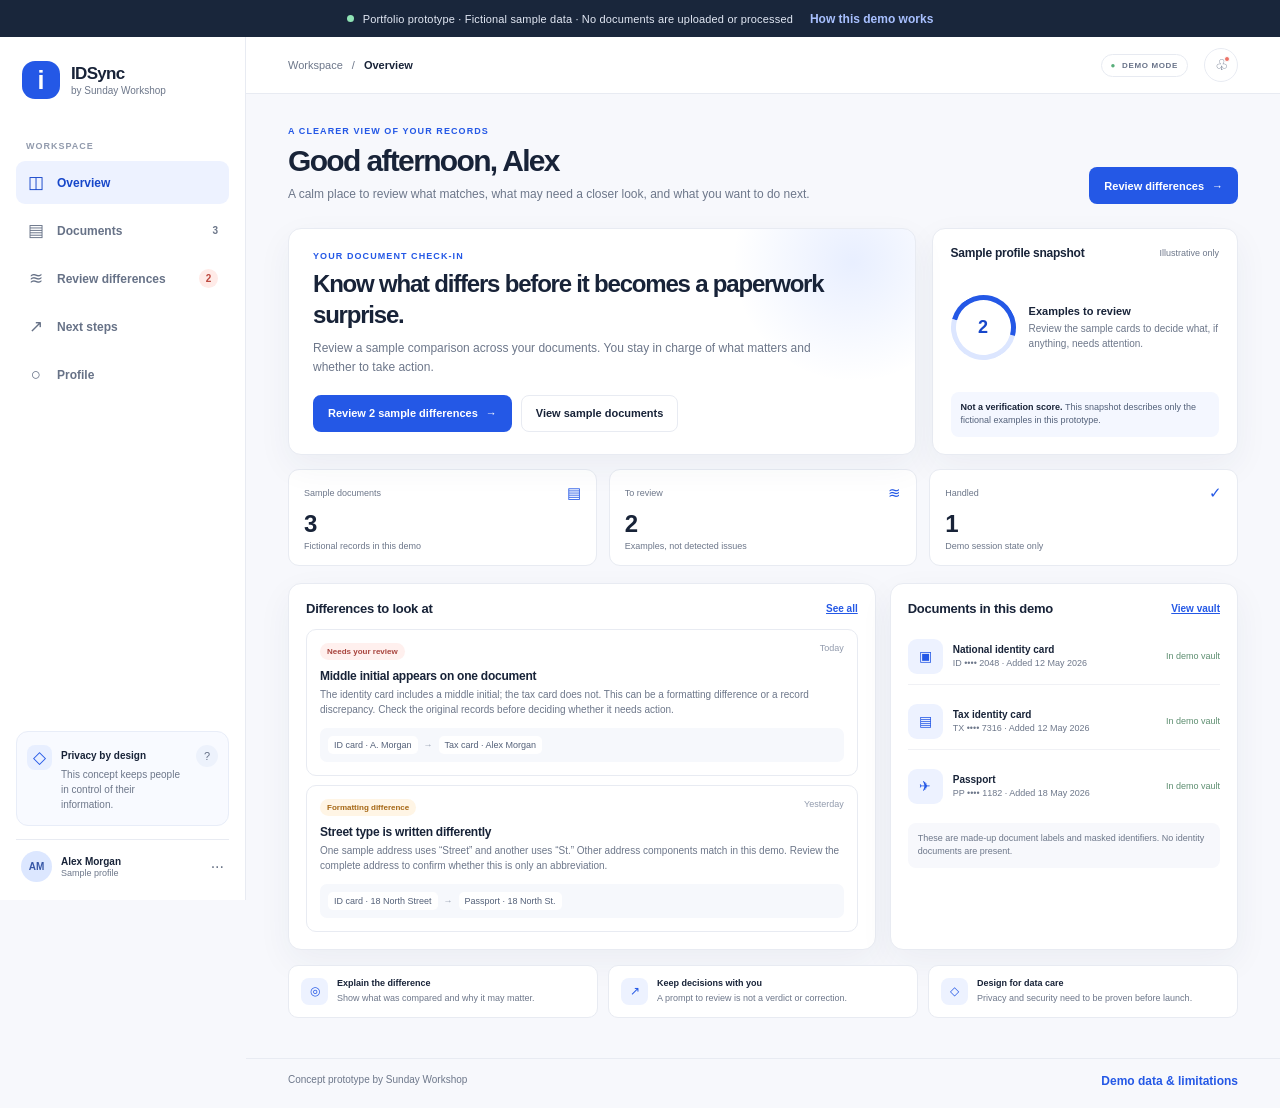
<file: index.html>
<!doctype html>
<html lang="en">
  <head>
    <meta charset="utf-8">
    <meta name="viewport" content="width=device-width, initial-scale=1">
    <meta name="theme-color" content="#f7f8fc">
    <meta name="description" content="Sunday Workshop is a portfolio concept for a clearer, more user-controlled way to review identity-document differences.">
    <title>IDSync — Sunday Workshop</title>
    <link rel="icon" href="favicon.svg" type="image/svg+xml">
    <link rel="stylesheet" href="styles.css">
  </head>
  <body>
    <a class="skip-link" href="#main-content">Skip to content</a>
    <div class="prototype-banner">
      <span class="prototype-dot" aria-hidden="true"></span>
      Portfolio prototype · Fictional sample data · No documents are uploaded or processed
      <button class="text-button" type="button" data-action="privacy">How this demo works</button>
    </div>

    <div class="app-shell">
      <aside class="sidebar" aria-label="Main navigation">
        <a class="brand" href="#overview" aria-label="IDSync overview">
          <span class="brand-mark" aria-hidden="true">i</span>
          <span class="brand-copy"><strong>IDSync</strong><small>by Sunday Workshop</small></span>
        </a>

        <div class="sidebar-label">WORKSPACE</div>
        <nav class="primary-nav">
          <a class="nav-link" href="#overview" data-nav="overview"><span class="nav-icon" aria-hidden="true">◫</span>Overview</a>
          <a class="nav-link" href="#documents" data-nav="documents"><span class="nav-icon" aria-hidden="true">▤</span>Documents<span class="nav-count">3</span></a>
          <a class="nav-link" href="#mismatches" data-nav="mismatches"><span class="nav-icon" aria-hidden="true">≋</span>Review differences<span class="nav-count nav-count-alert">2</span></a>
          <a class="nav-link" href="#guidance" data-nav="guidance"><span class="nav-icon" aria-hidden="true">↗</span>Next steps</a>
          <a class="nav-link" href="#profile" data-nav="profile"><span class="nav-icon" aria-hidden="true">○</span>Profile</a>
        </nav>

        <div class="sidebar-bottom">
          <div class="privacy-card">
            <span class="privacy-icon" aria-hidden="true">◇</span>
            <div><strong>Privacy by design</strong><p>This concept keeps people in control of their information.</p></div>
            <button class="icon-button" type="button" aria-label="Learn about this demo" data-action="privacy">?</button>
          </div>
          <a class="profile-button" href="#profile" data-nav="profile">
            <span class="avatar" aria-hidden="true">AM</span>
            <span class="profile-copy"><strong>Alex Morgan</strong><small>Sample profile</small></span>
            <span class="profile-menu" aria-hidden="true">···</span>
          </a>
        </div>
      </aside>

      <div class="main-column">
        <header class="topbar">
          <div class="breadcrumb"><span>Workspace</span><span aria-hidden="true">/</span><strong id="breadcrumb-current">Overview</strong></div>
          <div class="topbar-actions">
            <span class="demo-pill"><span aria-hidden="true">●</span> DEMO MODE</span>
            <button class="icon-button notification-button" type="button" aria-label="View differences to review" data-action="go-mismatches">
              <span aria-hidden="true">♧</span><i></i>
            </button>
          </div>
        </header>
        <main id="main-content" tabindex="-1">
          <div id="app" aria-live="polite"></div>
        </main>
        <footer class="app-footer">
          <span>Concept prototype by Sunday Workshop</span>
          <button class="text-button" type="button" data-action="privacy">Demo data &amp; limitations</button>
        </footer>
      </div>
    </div>

    <dialog id="demo-dialog" class="demo-dialog" aria-labelledby="dialog-title">
      <form method="dialog">
        <button class="dialog-close icon-button" aria-label="Close dialog">×</button>
      </form>
      <div class="dialog-symbol" aria-hidden="true">i</div>
      <p class="eyebrow">A PORTFOLIO CONCEPT</p>
      <h2 id="dialog-title">About this demo</h2>
      <div id="dialog-content"></div>
      <form method="dialog"><button id="dialog-confirm" class="button button-primary dialog-done">Got it</button></form>
    </dialog>

    <div id="toast" class="toast" role="status" aria-live="polite"></div>
    <script src="app.js"></script>
  </body>
</html>
</file>
<file: styles.css>
:root {
  color-scheme: light;
  --ink: #182338;
  --muted: #6d778a;
  --muted-2: #929bad;
  --line: #e8ebf2;
  --surface: #ffffff;
  --canvas: #f7f8fc;
  --blue: #2458e6;
  --blue-dark: #1747ca;
  --blue-soft: #edf2ff;
  --green: #178452;
  --green-soft: #eaf8f0;
  --amber: #a56613;
  --amber-soft: #fff5e5;
  --red: #c64747;
  --red-soft: #fff0ee;
  --shadow: 0 12px 34px rgba(31, 48, 83, .055);
  font-family: "Segoe UI", Arial, sans-serif;
  font-synthesis: none;
  text-rendering: optimizeLegibility;
}

* { box-sizing: border-box; }
body { margin: 0; min-width: 320px; background: var(--canvas); color: var(--ink); }
button, a { font: inherit; }
button { color: inherit; }
a { color: inherit; }
button:focus-visible, a:focus-visible { outline: 3px solid #81a1ff; outline-offset: 3px; }
.skip-link { position: fixed; z-index: 20; top: 8px; left: 8px; padding: 10px 14px; transform: translateY(-150%); border-radius: 8px; background: #fff; color: var(--ink); }
.skip-link:focus { transform: translateY(0); }

.prototype-banner { min-height: 37px; display: flex; align-items: center; justify-content: center; gap: 9px; padding: 6px 16px; background: #19263b; color: #e3e9f5; font-size: 11px; letter-spacing: .015em; text-align: center; }
.prototype-dot { width: 7px; height: 7px; flex: 0 0 auto; border-radius: 50%; background: #8fe3b5; }
.text-button { padding: 0; border: 0; background: transparent; color: var(--blue); font-size: 12px; font-weight: 700; cursor: pointer; }
.prototype-banner .text-button { margin-left: 8px; color: #a8c0ff; }
.app-shell { min-height: calc(100vh - 37px); }
.sidebar { position: fixed; z-index: 5; top: 37px; bottom: 0; left: 0; display: flex; width: 246px; flex-direction: column; padding: 24px 16px 14px; border-right: 1px solid var(--line); background: var(--surface); }
.brand { display: flex; align-items: center; gap: 11px; padding: 0 6px; text-decoration: none; }
.brand-mark { display: grid; width: 38px; height: 38px; place-items: center; border-radius: 13px; background: var(--blue); color: white; font-family: "Segoe UI", Arial, sans-serif; font-size: 25px; font-weight: 700; }
.brand-copy, .profile-copy { display: grid; gap: 1px; }
.brand-copy strong { font-family: "Segoe UI", Arial, sans-serif; font-size: 17px; letter-spacing: -.04em; }
.brand-copy small { color: var(--muted); font-size: 10px; }
.sidebar-label { margin: 42px 0 10px 10px; color: var(--muted-2); font-size: 9px; font-weight: 700; letter-spacing: .11em; }
.primary-nav { display: grid; gap: 5px; }
.nav-link { position: relative; display: flex; min-height: 43px; align-items: center; gap: 12px; padding: 0 11px; border-radius: 9px; color: #677287; font-size: 12px; font-weight: 600; text-decoration: none; transition: background .18s, color .18s; }
.nav-link:hover { background: #f5f7fb; color: var(--ink); }
.nav-link.is-active { background: var(--blue-soft); color: var(--blue-dark); }
.nav-icon { width: 18px; color: inherit; font-size: 17px; line-height: 1; text-align: center; }
.nav-count { margin-left: auto; color: var(--muted); font-size: 10px; }
.nav-count-alert { display: grid; width: 19px; height: 19px; place-items: center; border-radius: 50%; background: #ffebe8; color: #bd493f; }
.sidebar-bottom { margin-top: auto; }
.privacy-card { position: relative; display: flex; gap: 9px; padding: 13px 10px; border: 1px solid #e8edf8; border-radius: 12px; background: #f8faff; }
.privacy-icon { display: grid; width: 25px; height: 25px; flex: 0 0 auto; place-items: center; border-radius: 8px; background: #e8efff; color: var(--blue); font-size: 17px; }
.privacy-card strong { font-size: 10px; }
.privacy-card p { max-width: 150px; margin: 4px 0 0; color: var(--muted); font-size: 10px; line-height: 1.5; }
.icon-button { position: relative; display: grid; width: 34px; height: 34px; flex: 0 0 auto; place-items: center; border: 1px solid var(--line); border-radius: 10px; background: white; color: #667187; font-size: 15px; cursor: pointer; }
.privacy-card .icon-button { width: 22px; height: 22px; margin-left: auto; border: 0; border-radius: 50%; background: #edf2fc; font-size: 11px; }
.profile-button { display: flex; width: 100%; align-items: center; gap: 9px; margin-top: 13px; padding: 11px 5px 4px; border: 0; border-top: 1px solid var(--line); background: transparent; color: inherit; text-align: left; text-decoration: none; cursor: pointer; }
.avatar { display: grid; width: 31px; height: 31px; place-items: center; border-radius: 50%; background: #dce7ff; color: #3757a6; font-size: 10px; font-weight: 700; }
.profile-copy strong { font-size: 10px; }
.profile-copy small { color: var(--muted); font-size: 9px; }
.profile-menu { margin-left: auto; color: var(--muted); }

.main-column { min-height: calc(100vh - 37px); margin-left: 246px; }
.topbar { position: sticky; z-index: 4; top: 0; display: flex; height: 57px; align-items: center; justify-content: space-between; padding: 0 42px; border-bottom: 1px solid var(--line); background: rgba(255,255,255,.92); backdrop-filter: blur(12px); }
.breadcrumb { display: flex; align-items: center; gap: 9px; color: var(--muted); font-size: 11px; }
.breadcrumb strong { color: var(--ink); font-weight: 600; }
.topbar-actions { display: flex; align-items: center; gap: 16px; }
.demo-pill { display: flex; align-items: center; gap: 6px; padding: 6px 9px; border: 1px solid #e7eaf1; border-radius: 20px; color: #697389; font-size: 8px; font-weight: 700; letter-spacing: .08em; }
.demo-pill span { color: #58ae7a; font-size: 8px; }
.notification-button { border-radius: 50%; }
.notification-button i { position: absolute; top: 7px; right: 7px; width: 6px; height: 6px; border: 1px solid white; border-radius: 50%; background: #ed7166; }
main { width: min(1120px, 100%); margin: 0 auto; padding: 32px 42px 40px; }
.app-footer { display: flex; justify-content: space-between; gap: 15px; padding: 15px 42px 20px; border-top: 1px solid var(--line); color: var(--muted); font-size: 10px; }

.page-heading { display: flex; align-items: flex-end; justify-content: space-between; gap: 20px; margin-bottom: 24px; }
.eyebrow { margin: 0 0 7px; color: var(--blue); font-size: 9px; font-weight: 700; letter-spacing: .12em; }
h1, h2, h3, p { margin-top: 0; }
h1, h2, h3 { font-family: "Segoe UI", Arial, sans-serif; }
h1 { margin-bottom: 6px; font-size: clamp(23px, 3vw, 30px); font-weight: 700; letter-spacing: -.055em; line-height: 1.2; }
.page-description { max-width: 620px; margin: 0; color: var(--muted); font-size: 12px; line-height: 1.6; }
.button { display: inline-flex; min-height: 37px; align-items: center; justify-content: center; gap: 8px; padding: 0 14px; border: 1px solid transparent; border-radius: 8px; font-size: 11px; font-weight: 700; text-decoration: none; cursor: pointer; transition: transform .16s, background .16s; }
.button:hover { transform: translateY(-1px); }
.button-primary { background: var(--blue); color: white; }
.button-primary:hover { background: var(--blue-dark); }
.button-secondary { border-color: var(--line); background: #fff; color: var(--ink); }
.button-quiet { background: var(--blue-soft); color: var(--blue-dark); }
.button-small { min-height: 30px; padding: 0 10px; font-size: 10px; }
.button-danger-quiet { background: var(--red-soft); color: #a64340; }
.button:disabled { opacity: .6; cursor: default; transform: none; }

.overview-grid { display: grid; grid-template-columns: minmax(0, 1.7fr) minmax(230px, .83fr); gap: 16px; }
.panel { min-width: 0; border: 1px solid var(--line); border-radius: 13px; background: var(--surface); box-shadow: var(--shadow); }
.hero-panel { position: relative; overflow: hidden; padding: 22px 24px; }
.hero-panel:after { position: absolute; top: -92px; right: -63px; width: 250px; height: 250px; border-radius: 50%; background: radial-gradient(circle, rgba(67,121,255,.12), rgba(67,121,255,0) 68%); content: ""; pointer-events: none; }
.hero-content { position: relative; z-index: 1; }
.hero-panel h2 { max-width: 530px; margin: 0 0 8px; font-size: clamp(19px, 2.3vw, 24px); letter-spacing: -.05em; line-height: 1.3; }
.hero-panel .page-description { max-width: 510px; }
.hero-actions { display: flex; flex-wrap: wrap; gap: 9px; margin-top: 18px; }
.summary-panel { display: flex; flex-direction: column; justify-content: space-between; padding: 17px 18px; }
.summary-panel-header, .section-heading, .document-heading, .mismatch-topline { display: flex; align-items: center; justify-content: space-between; gap: 12px; }
.summary-panel-header strong, .section-heading h2, .document-heading h2 { margin: 0; font-family: "Segoe UI", Arial, sans-serif; font-size: 12px; letter-spacing: -.02em; }
.summary-panel-header span { color: var(--muted); font-size: 9px; }
.score-row { display: flex; align-items: center; gap: 13px; margin-top: 16px; }
.score-ring { display: grid; width: 65px; height: 65px; flex: 0 0 auto; place-items: center; border: 5px solid #dce6ff; border-top-color: var(--blue); border-right-color: var(--blue); border-radius: 50%; color: var(--blue-dark); font-family: "Segoe UI", Arial, sans-serif; font-size: 18px; font-weight: 700; transform: rotate(-30deg); }
.score-ring span { transform: rotate(30deg); }
.score-copy strong { display: block; margin-bottom: 4px; font-size: 11px; }
.score-copy p { margin: 0; color: var(--muted); font-size: 10px; line-height: 1.5; }
.summary-note { margin: 13px 0 0; padding: 9px 10px; border-radius: 8px; background: #f4f7ff; color: #53617a; font-size: 9px; line-height: 1.5; }
.summary-note strong { color: var(--ink); }
.stats-grid { display: grid; grid-template-columns: repeat(3, 1fr); gap: 12px; margin-top: 14px; }
.stat-card { padding: 14px 15px; border: 1px solid var(--line); border-radius: 11px; background: #fff; }
.stat-top { display: flex; align-items: center; justify-content: space-between; gap: 8px; color: var(--muted); font-size: 9px; }
.stat-value { margin-top: 8px; font-family: "Segoe UI", Arial, sans-serif; font-size: 24px; font-weight: 700; letter-spacing: -.05em; }
.stat-sub { margin-top: 3px; color: var(--muted); font-size: 9px; }
.stat-icon { color: var(--blue); font-size: 15px; }
.content-grid { display: grid; grid-template-columns: minmax(0, 1.35fr) minmax(250px, .8fr); gap: 14px; margin-top: 17px; }
.section-panel { padding: 17px; }
.section-heading { margin-bottom: 13px; }
.section-heading h2 { font-size: 13px; }
.section-heading .text-button { font-size: 10px; }
.section-kicker { color: var(--muted); font-size: 9px; }
.mismatch-list, .document-list { display: grid; gap: 9px; }
.mismatch-card { padding: 13px; border: 1px solid var(--line); border-radius: 10px; background: #fff; }
.mismatch-topline { align-items: flex-start; }
.status-badge { display: inline-flex; align-items: center; gap: 5px; padding: 4px 7px; border-radius: 20px; font-size: 8px; font-weight: 700; white-space: nowrap; }
.status-attention { background: var(--red-soft); color: #a8443e; }
.status-review { background: var(--amber-soft); color: var(--amber); }
.status-consistent, .status-resolved { background: var(--green-soft); color: #25764d; }
.status-dismissed { background: #f0f1f5; color: #687184; }
.mismatch-date { color: var(--muted-2); font-size: 9px; }
.mismatch-card h3 { margin: 9px 0 4px; font-size: 12px; letter-spacing: -.02em; }
.mismatch-card p { margin: 0; color: var(--muted); font-size: 10px; line-height: 1.5; }
.comparison-strip { display: flex; flex-wrap: wrap; align-items: center; gap: 6px; margin-top: 11px; padding: 8px; border-radius: 7px; background: #f6f8fc; font-size: 9px; }
.comparison-value { padding: 4px 6px; border-radius: 5px; background: white; color: #536078; }
.comparison-arrow { color: var(--muted-2); }
.card-actions { display: flex; flex-wrap: wrap; gap: 7px; margin-top: 11px; }
.card-actions .button { min-height: 28px; }
.document-row { display: flex; align-items: center; gap: 10px; padding: 10px 0; border-bottom: 1px solid #f0f1f5; }
.document-row:last-child { border-bottom: 0; }
.document-type-icon { display: grid; width: 35px; height: 35px; flex: 0 0 auto; place-items: center; border-radius: 9px; background: var(--blue-soft); color: var(--blue); font-size: 14px; }
.document-copy { min-width: 0; }
.document-copy strong { display: block; overflow: hidden; font-size: 10px; text-overflow: ellipsis; white-space: nowrap; }
.document-copy small { display: block; margin-top: 3px; color: var(--muted); font-size: 9px; }
.document-state { margin-left: auto; color: #5d8e70; font-size: 9px; white-space: nowrap; }
.document-disclaimer { margin: 9px 0 0; padding: 9px 10px; border-radius: 8px; background: #f7f8fc; color: var(--muted); font-size: 9px; line-height: 1.5; }
.principle-strip { display: grid; grid-template-columns: repeat(3, 1fr); gap: 10px; margin-top: 15px; }
.principle-item { display: flex; gap: 9px; padding: 12px; border: 1px solid var(--line); border-radius: 10px; background: #fff; }
.principle-icon { display: grid; width: 27px; height: 27px; flex: 0 0 auto; place-items: center; border-radius: 8px; background: var(--blue-soft); color: var(--blue); font-size: 12px; }
.principle-item strong { display: block; font-size: 9px; }
.principle-item p { margin: 4px 0 0; color: var(--muted); font-size: 9px; line-height: 1.4; }

.toolbar { display: flex; flex-wrap: wrap; align-items: center; justify-content: space-between; gap: 10px; margin: -6px 0 14px; }
.filter-tabs { display: flex; flex-wrap: wrap; gap: 6px; }
.filter-tab { min-height: 30px; padding: 0 10px; border: 1px solid var(--line); border-radius: 20px; background: #fff; color: #697389; font-size: 10px; font-weight: 600; cursor: pointer; }
.filter-tab[aria-pressed="true"] { border-color: #d8e2ff; background: var(--blue-soft); color: var(--blue-dark); }
.inline-note { padding: 12px 14px; border: 1px solid #e7ecf8; border-radius: 9px; background: #f6f8ff; color: #55637b; font-size: 10px; line-height: 1.5; }
.inline-note strong { color: var(--ink); }
.mismatch-page-list { display: grid; gap: 10px; }
.mismatch-page-list .mismatch-card { padding: 16px; }
.mismatch-page-list .mismatch-card h3 { font-size: 14px; }
.mismatch-page-list .mismatch-card p { max-width: 760px; font-size: 11px; }
.empty-state { padding: 28px; border: 1px dashed #d7deed; border-radius: 10px; color: var(--muted); font-size: 11px; text-align: center; }
.documents-grid { display: grid; grid-template-columns: repeat(2, minmax(0, 1fr)); gap: 12px; }
.document-card { padding: 16px; }
.document-card-top { display: flex; align-items: flex-start; gap: 11px; }
.document-card .document-type-icon { width: 43px; height: 43px; font-size: 17px; }
.document-card-copy { min-width: 0; }
.document-card-copy h3 { margin: 1px 0 4px; font-size: 13px; }
.document-card-copy p { margin: 0; color: var(--muted); font-size: 10px; }
.document-card .status-badge { margin-left: auto; }
.document-details { display: grid; grid-template-columns: 1fr 1fr; gap: 8px; margin-top: 15px; padding-top: 12px; border-top: 1px solid #eff1f6; }
.detail-label { color: var(--muted); font-size: 9px; }
.detail-value { margin-top: 4px; font-size: 10px; font-weight: 600; }
.document-card-foot { display: flex; align-items: center; justify-content: space-between; gap: 10px; margin-top: 12px; color: var(--muted); font-size: 9px; }
.guidance-grid { display: grid; grid-template-columns: minmax(0, 1.4fr) minmax(235px, .8fr); gap: 15px; }
.guidance-card { padding: 18px; }
.guidance-card h2 { margin-bottom: 5px; font-size: 15px; letter-spacing: -.03em; }
.guidance-card > p { color: var(--muted); font-size: 11px; line-height: 1.6; }
.checklist { display: grid; gap: 0; margin: 17px 0 0; padding: 0; list-style: none; }
.checklist li { position: relative; display: flex; gap: 11px; padding: 0 0 17px; }
.checklist li:not(:last-child):before { position: absolute; top: 24px; bottom: 0; left: 10px; width: 1px; background: #dbe2f0; content: ""; }
.step-number { z-index: 1; display: grid; width: 21px; height: 21px; flex: 0 0 auto; place-items: center; border: 1px solid #dce4f4; border-radius: 50%; background: white; color: var(--blue); font-size: 9px; font-weight: 700; }
.checklist strong { display: block; font-size: 10px; }
.checklist p { margin: 4px 0 0; color: var(--muted); font-size: 9px; line-height: 1.5; }
.guidance-callout { margin-top: 12px; padding: 11px; border-radius: 8px; background: var(--amber-soft); color: #725322; font-size: 9px; line-height: 1.5; }
.guidance-callout strong { display: block; margin-bottom: 3px; color: #644710; }
.profile-overview { display: grid; grid-template-columns: minmax(0, 1.2fr) minmax(280px, .8fr); gap: 13px; }
.profile-identity { display: flex; align-items: center; gap: 15px; padding: 18px; }
.profile-avatar-large { display: grid; width: 57px; height: 57px; flex: 0 0 auto; place-items: center; border: 4px solid #f0f4ff; border-radius: 50%; background: #dce7ff; color: #3757a6; font-size: 16px; font-weight: 700; }
.profile-identity-copy { min-width: 0; }
.profile-identity-copy .status-badge { margin-bottom: 7px; }
.profile-identity-copy h2 { margin: 0 0 3px; font-size: 17px; letter-spacing: -.04em; }
.profile-identity-copy p { margin: 0; color: var(--muted); font-size: 10px; }
.profile-identity-note { display: flex; max-width: 190px; align-items: center; gap: 7px; margin-left: auto; padding: 9px; border-radius: 8px; background: #f5f7fc; color: var(--muted); font-size: 9px; line-height: 1.45; }
.profile-identity-note span { color: var(--blue); font-weight: 700; }
.profile-summary { padding: 15px 17px; }
.profile-metrics { display: grid; grid-template-columns: repeat(3, 1fr); gap: 8px; margin: 14px 0 12px; }
.profile-metrics div { display: grid; gap: 3px; }
.profile-metrics strong { font-family: "Segoe UI", Arial, sans-serif; font-size: 19px; letter-spacing: -.04em; }
.profile-metrics span { color: var(--muted); font-size: 9px; }
.profile-summary > .text-button { font-size: 10px; }
.profile-layout { display: grid; grid-template-columns: minmax(0, 1.25fr) minmax(260px, .75fr); align-items: start; gap: 13px; margin-top: 14px; }
.profile-main-column, .profile-side-column { display: grid; gap: 13px; }
.profile-layout .section-panel { padding: 15px; }
.profile-layout .section-heading { align-items: flex-start; margin-bottom: 10px; }
.profile-layout .section-heading .section-kicker { margin: 4px 0 0; font-size: 9px; }
.profile-audit .section-heading { margin-bottom: 4px; }
.activity-row { display: flex; min-height: 51px; align-items: center; gap: 9px; border-bottom: 1px solid #f0f1f5; }
.activity-row:last-of-type { border-bottom: 0; }
.activity-mark { display: grid; width: 24px; height: 24px; flex: 0 0 auto; place-items: center; border-radius: 7px; font-size: 10px; font-weight: 700; }
.activity-copy { min-width: 0; }
.activity-copy strong { display: block; overflow: hidden; font-size: 9px; text-overflow: ellipsis; white-space: nowrap; }
.activity-copy small { display: block; margin-top: 3px; color: var(--muted); font-size: 8px; }
.activity-row > .status-badge { margin-left: auto; }
.profile-note { margin-top: 9px; padding: 8px; border-radius: 7px; background: #f7f8fc; color: var(--muted); font-size: 9px; line-height: 1.45; }
.privacy-fact { display: flex; gap: 9px; padding: 10px 0; border-bottom: 1px solid #f0f1f5; }
.privacy-fact:last-child { border-bottom: 0; }
.privacy-fact .principle-icon { width: 24px; height: 24px; }
.privacy-fact strong, .preference-row strong { display: block; font-size: 9px; }
.privacy-fact p, .preference-row p { margin: 4px 0 0; color: var(--muted); font-size: 9px; line-height: 1.45; }
.preference-row { display: flex; align-items: center; justify-content: space-between; gap: 12px; padding: 10px 0; border-bottom: 1px solid #f0f1f5; }
.preference-row > div { min-width: 0; }
.demo-switch { display: flex; width: 34px; height: 20px; flex: 0 0 auto; align-items: center; padding: 2px; border: 0; border-radius: 20px; background: #d3d8e3; cursor: pointer; transition: background .16s; }
.demo-switch span { width: 16px; height: 16px; border-radius: 50%; background: white; box-shadow: 0 1px 3px #0002; transition: transform .16s; }
.demo-switch[aria-checked="true"] { background: var(--blue); }
.demo-switch[aria-checked="true"] span { transform: translateX(14px); }
.preference-state { color: var(--muted); font-size: 9px; }
.profile-support-button { width: 100%; margin-top: 12px; }
.side-info { padding: 16px; }
.side-info h3 { margin-bottom: 7px; font-size: 12px; }
.side-info p { margin-bottom: 12px; color: var(--muted); font-size: 10px; line-height: 1.6; }
.side-info .button { width: 100%; }
.step-list { display: grid; gap: 10px; margin-top: 13px; }
.step-list > div { padding: 10px; border-radius: 8px; background: #f7f8fc; }
.step-list strong { display: block; font-size: 9px; }
.step-list p { margin: 4px 0 0; font-size: 9px; }

.demo-dialog { width: min(450px, calc(100% - 28px)); padding: 25px; border: 1px solid var(--line); border-radius: 16px; box-shadow: 0 24px 75px rgba(13, 28, 57, .22); }
.demo-dialog::backdrop { background: rgba(15, 28, 48, .43); backdrop-filter: blur(3px); }
.demo-dialog form:first-child { position: absolute; top: 12px; right: 12px; }
.dialog-close { border: 0; font-size: 20px; }
.dialog-symbol { display: grid; width: 40px; height: 40px; place-items: center; border-radius: 12px; background: var(--blue); color: #fff; font: 700 24px "Segoe UI", Arial, sans-serif; }
.demo-dialog .eyebrow { margin-top: 20px; }
.demo-dialog h2 { margin: 0 0 9px; font-size: 21px; letter-spacing: -.04em; }
.demo-dialog p:not(.eyebrow) { color: var(--muted); font-size: 11px; line-height: 1.65; }
.dialog-done { width: 100%; margin-top: 4px; }
.toast { position: fixed; z-index: 10; right: 22px; bottom: 22px; max-width: min(360px, calc(100% - 32px)); padding: 12px 16px; transform: translateY(15px); border-radius: 10px; background: #1c2a40; box-shadow: 0 10px 30px rgba(12, 26, 49, .2); color: #fff; font-size: 11px; opacity: 0; pointer-events: none; transition: opacity .2s, transform .2s; }
.toast.is-visible { transform: translateY(0); opacity: 1; }

@media (min-width: 1440px) {
  main { padding-top: 38px; }
}
@media (max-width: 980px) {
  .sidebar { width: 205px; }
  .main-column { margin-left: 205px; }
  main { padding-right: 24px; padding-left: 24px; }
  .topbar { padding-right: 24px; padding-left: 24px; }
  .app-footer { padding-right: 24px; padding-left: 24px; }
  .overview-grid, .content-grid { grid-template-columns: 1fr; }
  .summary-panel { display: block; }
}
@media (max-width: 700px) {
  .prototype-banner { min-height: 42px; justify-content: flex-start; flex-wrap: wrap; gap: 5px 8px; padding: 7px 12px; font-size: 9px; text-align: left; }
  .prototype-banner .text-button { margin-left: 0; }
  .sidebar { top: auto; right: 0; bottom: 0; left: 0; width: auto; height: 62px; padding: 5px max(8px, env(safe-area-inset-right)) calc(5px + env(safe-area-inset-bottom)) max(8px, env(safe-area-inset-left)); border-top: 1px solid var(--line); border-right: 0; background: rgba(255,255,255,.96); backdrop-filter: blur(12px); }
  .brand, .sidebar-label, .sidebar-bottom { display: none; }
  .primary-nav { height: 100%; grid-template-columns: repeat(5, 1fr); gap: 3px; }
  .nav-link { min-height: 49px; flex-direction: column; justify-content: center; gap: 2px; padding: 3px 2px; border-radius: 8px; font-size: 8px; }
  .nav-icon { font-size: 16px; }
  .nav-count { display: none; }
  .main-column { min-height: calc(100vh - 42px); margin-left: 0; padding-bottom: 62px; }
  .topbar { height: 49px; padding: 0 15px; }
  .breadcrumb { font-size: 10px; }
  .demo-pill { padding: 5px 7px; font-size: 7px; }
  .topbar-actions { gap: 9px; }
  .notification-button { width: 31px; height: 31px; }
  main { padding: 23px 15px 25px; }
  .app-footer { padding: 12px 15px 14px; font-size: 9px; }
  .page-heading { align-items: flex-start; flex-direction: column; gap: 12px; margin-bottom: 17px; }
  .page-heading > .button { align-self: stretch; }
  h1 { font-size: 24px; }
  .page-description { font-size: 11px; }
  .hero-panel { padding: 18px; }
  .hero-panel h2 { font-size: 20px; }
  .stats-grid { gap: 7px; }
  .stat-card { padding: 11px 9px; }
  .stat-top { font-size: 8px; }
  .stat-value { font-size: 21px; }
  .stat-sub { font-size: 8px; }
  .principle-strip { grid-template-columns: 1fr; }
  .documents-grid, .guidance-grid, .profile-overview, .profile-layout { grid-template-columns: 1fr; }
  .toolbar { align-items: flex-start; flex-direction: column; }
  .filter-tabs { width: 100%; }
  .filter-tab { flex: 1; padding: 0 7px; font-size: 9px; }
  .mismatch-page-list .mismatch-card { padding: 13px; }
  .mismatch-page-list .mismatch-card h3 { font-size: 12px; }
  .summary-panel { padding: 15px; }
  .profile-identity { flex-wrap: wrap; padding: 14px; }
  .profile-identity-note { max-width: none; flex-basis: 100%; margin-left: 0; }
  .profile-layout .section-panel { padding: 13px; }
}
@media (prefers-reduced-motion: reduce) {
  *, *::before, *::after { scroll-behavior: auto !important; transition-duration: .01ms !important; animation-duration: .01ms !important; }
}
</file>
